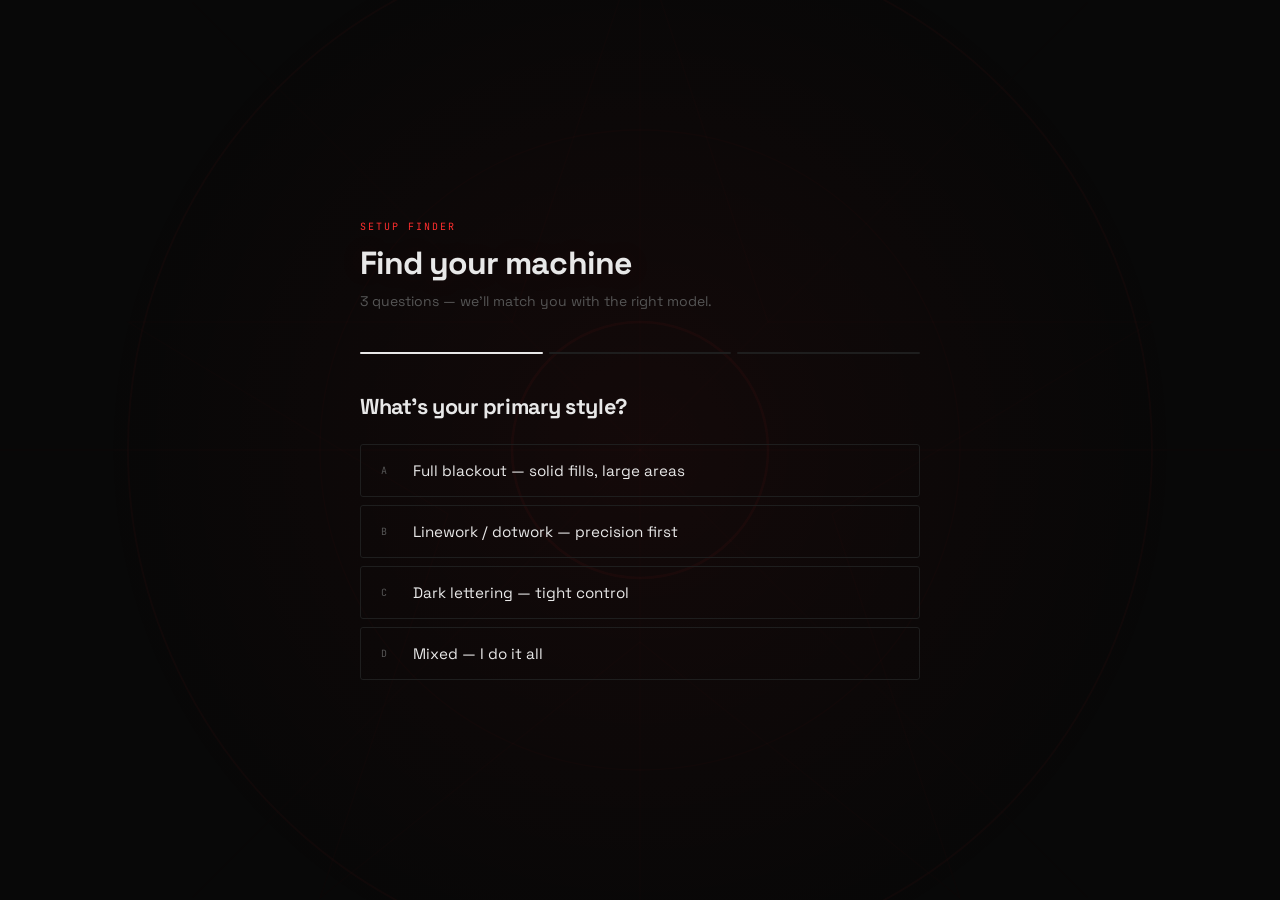
<file: templates/setup_finder.html>
<!DOCTYPE html>
<html lang="en">
<head>
<meta charset="UTF-8">
<meta name="viewport" content="width=device-width, initial-scale=1.0">
<title>Setup Finder — BLACKWORK MACHINE HUB</title>
<link rel="preconnect" href="https://fonts.googleapis.com">
<link href="https://fonts.googleapis.com/css2?family=Space+Grotesk:wght@300;400;500;700&family=JetBrains+Mono:wght@400;700&display=swap" rel="stylesheet">
<style>
*{margin:0;padding:0;box-sizing:border-box}
:root{--bg:#080808;--surface:#111111;--border:#1e1e1e;--text:#e8e8e8;--muted:#555;--accent:#ff2e2e;}
body{background:var(--bg);color:var(--text);font-family:'Space Grotesk',sans-serif;min-height:100vh;display:flex;align-items:center;justify-content:center;padding:3rem 1rem;}
.wrap{width:100%;max-width:560px;}
.finder-eyebrow{font-family:'JetBrains Mono',monospace;font-size:10px;letter-spacing:.2em;color:var(--accent);text-transform:uppercase;margin-bottom:.6rem;}
h1{font-size:2rem;font-weight:700;letter-spacing:-.03em;margin-bottom:.5rem;}
.finder-sub{font-size:.875rem;color:var(--muted);margin-bottom:2.5rem;line-height:1.5;}
.progress{display:flex;gap:6px;margin-bottom:2.5rem;}
.progress-dot{height:2px;flex:1;background:var(--border);border-radius:2px;transition:background .3s;}
.progress-dot.done{background:var(--accent)}
.progress-dot.active{background:var(--text)}
.quiz-step{display:none;animation:stepIn .2s ease;}
.quiz-step.active{display:block}
@keyframes stepIn{from{opacity:0;transform:translateX(12px)}to{opacity:1;transform:none}}
.step-q{font-size:1.35rem;font-weight:700;letter-spacing:-.02em;margin-bottom:1.5rem;line-height:1.2;}
.options{display:flex;flex-direction:column;gap:.5rem}
.opt{display:flex;align-items:center;gap:1rem;padding:1rem 1.25rem;border:1px solid var(--border);border-radius:3px;cursor:pointer;transition:border-color .15s,background .15s;background:transparent;color:var(--text);font-family:'Space Grotesk',sans-serif;font-size:.95rem;text-align:left;width:100%;}
.opt:hover{background:var(--surface);border-color:#333}
.opt-key{font-family:'JetBrains Mono',monospace;font-size:10px;color:var(--muted);min-width:16px;}
.result{display:none;}
.result-label{font-family:'JetBrains Mono',monospace;font-size:10px;letter-spacing:.15em;color:var(--accent);text-transform:uppercase;margin-bottom:.75rem;}
.result-name{font-size:2rem;font-weight:700;letter-spacing:-.03em;margin-bottom:.5rem;}
.result-tagline{font-size:.875rem;color:var(--muted);margin-bottom:2rem;line-height:1.5;}
.result-specs{display:grid;grid-template-columns:1fr 1fr;gap:1px;background:var(--border);border:1px solid var(--border);margin-bottom:2rem;border-radius:3px;overflow:hidden;}
.spec{background:var(--bg);padding:1rem 1.25rem;}
.spec-label{font-family:'JetBrains Mono',monospace;font-size:9px;letter-spacing:.15em;color:var(--muted);text-transform:uppercase;margin-bottom:.3rem;}
.spec-val{font-size:1rem;font-weight:500;}
.spec-val.price{font-family:'JetBrains Mono',monospace;}
.result-actions{display:flex;gap:.75rem;flex-wrap:wrap;}
.btn-primary{font-family:'Space Grotesk',sans-serif;font-size:.875rem;font-weight:500;letter-spacing:.06em;text-transform:uppercase;padding:.875rem 2rem;background:var(--accent);color:#fff;border:none;border-radius:3px;text-decoration:none;cursor:pointer;transition:opacity .15s;}
.btn-primary:hover{opacity:.85}
.btn-ghost{font-family:'Space Grotesk',sans-serif;font-size:.875rem;font-weight:500;letter-spacing:.06em;text-transform:uppercase;padding:.875rem 2rem;background:transparent;color:var(--muted);border:1px solid var(--border);border-radius:3px;cursor:pointer;transition:border-color .15s,color .15s;}
.btn-ghost:hover{border-color:#333;color:var(--text)}
</style>
<link rel="stylesheet" href="/static/css/ritual.css">
</head>
<body>
<div class="wrap">
  <div class="finder-eyebrow">Setup finder</div>
  <h1>Find your machine</h1>
  <p class="finder-sub">3 questions — we'll match you with the right model.</p>
  <div class="progress" id="progress">
    <div class="progress-dot active"></div>
    <div class="progress-dot"></div>
    <div class="progress-dot"></div>
  </div>
  <div id="quiz">
    <div class="quiz-step active" data-step="0">
      <div class="step-q">What's your primary style?</div>
      <div class="options">
        <button class="opt" onclick="answer(0,'blackout')"><span class="opt-key">A</span>Full blackout — solid fills, large areas</button>
        <button class="opt" onclick="answer(0,'linework')"><span class="opt-key">B</span>Linework / dotwork — precision first</button>
        <button class="opt" onclick="answer(0,'lettering')"><span class="opt-key">C</span>Dark lettering — tight control</button>
        <button class="opt" onclick="answer(0,'mixed')"><span class="opt-key">D</span>Mixed — I do it all</button>
      </div>
    </div>
    <div class="quiz-step" data-step="1">
      <div class="step-q">How would you describe your hand pressure?</div>
      <div class="options">
        <button class="opt" onclick="answer(1,'heavy')"><span class="opt-key">A</span>Heavy — I push hard and fast</button>
        <button class="opt" onclick="answer(1,'medium')"><span class="opt-key">B</span>Medium — balanced, no extremes</button>
        <button class="opt" onclick="answer(1,'light')"><span class="opt-key">C</span>Light — slow, deliberate strokes</button>
      </div>
    </div>
    <div class="quiz-step" data-step="2">
      <div class="step-q">Session length?</div>
      <div class="options">
        <button class="opt" onclick="answer(2,'long')"><span class="opt-key">A</span>Long — 4h+ back-to-back</button>
        <button class="opt" onclick="answer(2,'medium')"><span class="opt-key">B</span>Medium — 2–4h typically</button>
        <button class="opt" onclick="answer(2,'short')"><span class="opt-key">C</span>Short — under 2h per session</button>
      </div>
    </div>
  </div>
  <div class="result" id="result">
    <div class="result-label">Your match</div>
    <div class="result-name" id="r-name"></div>
    <div class="result-tagline" id="r-tagline"></div>
    <div class="result-specs" id="r-specs"></div>
    <div class="result-actions">
      <a href="/catalog" class="btn-primary">See in catalog</a>
      <button class="btn-ghost" onclick="restart()">Retake quiz</button>
    </div>
  </div>
</div>
<script>
const MACHINES={'VOID REAPER':{tagline:'Maximum pigment density per pass. Built for artists who cover large areas without mercy.',stroke:'4.2 mm',category:'Blackout',price:'from $300/mo',weight:{blackout:3,heavy:2,long:2,mixed:1}},'SHADOW WOLF':{tagline:'The all-rounder. Balanced stroke, neutral feedback, handles everything from shading to solid fill.',stroke:'3.8 mm',category:'Blackwork',price:'from $350/mo',weight:{mixed:3,medium:2,linework:1}},'DARK KRISHNA X':{tagline:'Surgical control for lettering and fine-detail blackwork. Light hand, precise placement.',stroke:'3.5 mm',category:'Lettering',price:'from $400/mo',weight:{lettering:3,light:2,linework:2,short:1}}};
let answers=[],current=0;
function answer(step,val){answers[step]=val;current=step+1;updateProgress();if(current>=3){showResult();return;}document.querySelectorAll('.quiz-step').forEach((el,i)=>el.classList.toggle('active',i===current));}
function updateProgress(){document.querySelectorAll('.progress-dot').forEach((el,i)=>{el.classList.toggle('done',i<current);el.classList.toggle('active',i===current);});}
function showResult(){const scores={};Object.keys(MACHINES).forEach(m=>{scores[m]=0;});answers.forEach(a=>{Object.entries(MACHINES).forEach(([m,data])=>{scores[m]+=(data.weight[a]||0);});});const best=Object.entries(scores).sort((a,b)=>b[1]-a[1])[0][0];const m=MACHINES[best];document.getElementById('r-name').textContent=best;document.getElementById('r-tagline').textContent=m.tagline;document.getElementById('r-specs').innerHTML=`<div class="spec"><div class="spec-label">Category</div><div class="spec-val">${m.category}</div></div><div class="spec"><div class="spec-label">Stroke</div><div class="spec-val">${m.stroke}</div></div><div class="spec"><div class="spec-label">Rental</div><div class="spec-val price">${m.price}</div></div><div class="spec"><div class="spec-label">Wireless</div><div class="spec-val">Yes</div></div>`;document.getElementById('quiz').style.display='none';document.getElementById('result').style.display='block';document.querySelector('.finder-sub').style.display='none';document.querySelectorAll('.progress-dot').forEach(el=>el.classList.add('done'));}
function restart(){answers=[];current=0;document.querySelectorAll('.quiz-step').forEach((el,i)=>el.classList.toggle('active',i===0));updateProgress();document.getElementById('quiz').style.display='';document.getElementById('result').style.display='none';document.querySelector('.finder-sub').style.display='';}
</script>
</body>
</html>
</file>
<file: static/css/ritual.css>
/* 🔥 RITUAL INTERFACE — BLACKWORK TATTOO */
/* Живой алтарь технологий */

/* Основной фон с пульсацией */
body::before {
  content:'';
  position:fixed;
  inset:0;
  background:url('/static/img/occult_bg.svg') repeat center center;
  background-size:cover;
  animation:flicker 8s infinite ease-in-out;
  opacity:.1;
  z-index:-1;
}
@keyframes flicker {
  0%,100%{opacity:.06}
  30%{opacity:.1}
  60%{opacity:.04}
  85%{opacity:.12}
}

/* Дымовой слой */
body::after {
  content:'';
  position:fixed;
  inset:0;
  background:radial-gradient(circle at 50% 50%,rgba(255,46,46,.05),transparent 70%);
  animation:smoke 12s infinite ease-in-out;
  z-index:-1;
}
@keyframes smoke {
  0%,100%{transform:translateY(0) scale(1)}
  25%{transform:translateY(-15px) scale(1.02)}
  50%{transform:translateY(-8px) scale(1)}
  75%{transform:translateY(-20px) scale(1.03)}
}

/* Светящиеся элементы */
.glow {
  text-shadow:0 0 8px rgba(255,46,46,.6),0 0 20px rgba(255,46,46,.3);
  color:#ff2e2e;
  animation:glowPulse 4s infinite ease-in-out;
}
@keyframes glowPulse {
  0%,100%{opacity:1}
  50%{opacity:.7}
}

/* Кнопки с ритуальным эффектом крови */
.btn-primary {
  background:linear-gradient(90deg,#ff2e2e,#8b0000);
  box-shadow:0 0 12px rgba(255,46,46,.4);
  transition:transform .2s,box-shadow .3s,background .3s;
}
.btn-primary:hover {
  transform:translateY(-2px);
  box-shadow:0 0 25px rgba(255,46,46,.7),0 0 50px rgba(255,46,46,.2);
  background:linear-gradient(90deg,#ff4444,#a00000);
}

/* Карточки с ритуальным свечением */
.card:hover, .model-item:hover {
  box-shadow:0 0 30px rgba(255,46,46,.15),0 0 60px rgba(139,0,0,.1) !important;
}

/* Плавные переходы для всего */
* {
  transition:background .3s,color .3s,border-color .3s,opacity .3s,transform .3s,box-shadow .3s;
}

/* Пульсация для лого */
.logo {
  animation:logoPulse 5s infinite ease-in-out;
}
@keyframes logoPulse {
  0%,100%{text-shadow:0 0 10px rgba(191,163,106,.25),0 0 30px rgba(191,163,106,.12)}
  50%{text-shadow:0 0 20px rgba(191,163,106,.5),0 0 60px rgba(191,163,106,.25)}
}

/* Свечение для hero-заголовка */
h1 {
  text-shadow:0 0 30px rgba(255,46,46,.1),0 0 60px rgba(139,0,0,.05);
}

/* Анимация для кнопок-призраков */
.btn-ghost:hover {
  border-color:#8b0000 !important;
  box-shadow:0 0 20px rgba(255,46,46,.15),inset 0 0 20px rgba(255,46,46,.05) !important;
}

/* 🔮 Анимированные руны при наведении */
.card, .model-item, .master-card, .opt {
  position:relative;
  overflow:hidden;
}
.card::after, .model-item::after, .master-card::after, .opt::after {
  content:'ᛟ';
  position:absolute;
  top:10px;
  right:15px;
  font-size:14px;
  color:rgba(255,46,46,0);
  transition:color .4s,text-shadow .4s,transform .4s;
  pointer-events:none;
  font-family:serif;
}
.card:hover::after, .model-item:hover::after, .master-card:hover::after, .opt:hover::after {
  color:rgba(255,46,46,.8);
  text-shadow:0 0 10px rgba(255,46,46,.6),0 0 25px rgba(255,0,0,.3);
  transform:rotate(15deg) scale(1.4);
}
.card:nth-child(2n)::after { content:'ᚹ'; }
.card:nth-child(3n)::after { content:'ᛏ'; }
.card:nth-child(4n)::after { content:'ᛉ'; }
.card:nth-child(5n)::after { content:'ᛗ'; }
</file>
